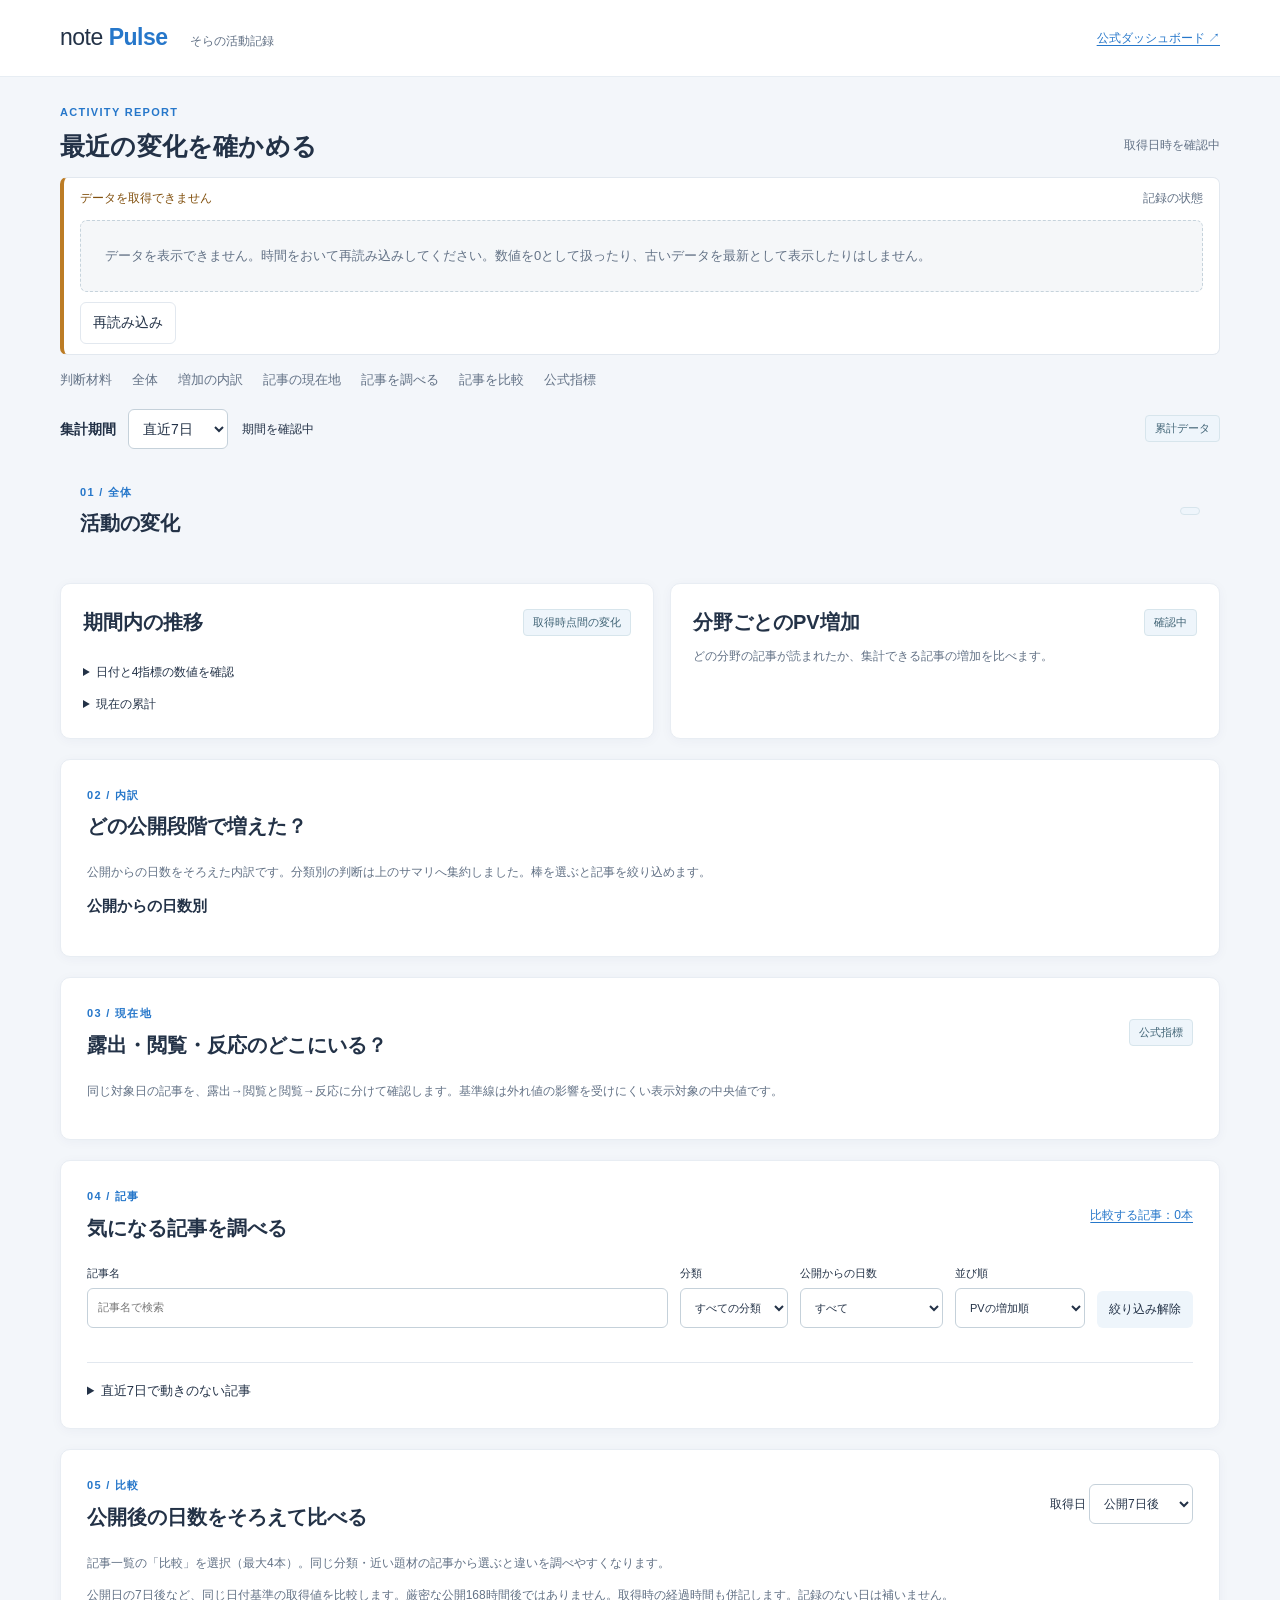
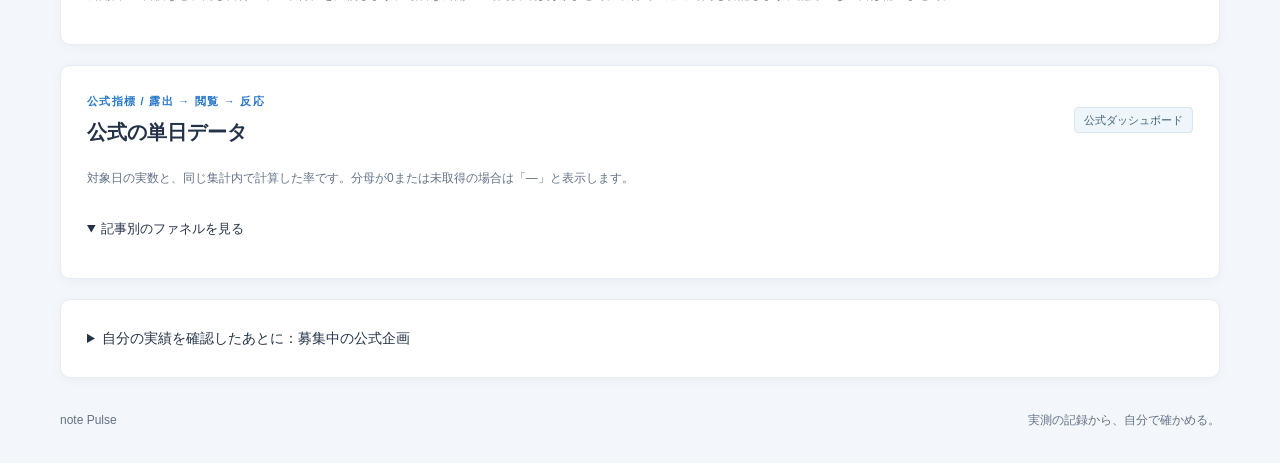
<file: index.html>
<!doctype html>
<html lang="ja">
<head>
<meta charset="utf-8">
<meta name="viewport" content="width=device-width,initial-scale=1">
<meta http-equiv="Content-Security-Policy" content="default-src 'self'; connect-src https://sora-note-log.ashestribirth.chatgpt.site; style-src 'self'; script-src 'self'; img-src 'self'; object-src 'none'; base-uri 'self'; form-action 'none'; frame-src 'none'; upgrade-insecure-requests">
<meta name="referrer" content="strict-origin-when-cross-origin">
<title>note Pulse — 活動の変化を確かめる</title>
<meta name="description" content="全体の変化から記事の内訳、推移、同じ公開後日数での比較へ。そらのnote活動分析。">
<link rel="stylesheet" href="./dashboard.css?v=20261020a">
<script src="./analysis-model.js?v=20260925e" defer></script>
<script src="./app.js?v=20261020a" defer></script>
</head>
<body>
<a class="skip" href="#overview">分析へ進む</a>
<header class="site-header"><div class="shell header-inner"><a class="brand" href="./">note <b>Pulse</b><span>そらの活動記録</span></a><a class="external-link" href="https://note.com/sitesettings/stats" target="_blank" rel="noopener noreferrer">公式ダッシュボード ↗</a></div></header>
<main class="shell">
<div class="page-heading"><div><p class="eyebrow">ACTIVITY REPORT</p><h1>最近の変化を確かめる</h1></div><p id="updated" class="muted">取得日時を確認中</p></div>
<details id="health" class="health"><summary><span id="status" role="status">データを読み込んでいます</span><span class="muted">記録の状態</span></summary><div id="healthChecks"></div><button id="retry" type="button" hidden>再読み込み</button></details>
<nav class="section-nav" aria-label="分析項目"><a href="#decision">判断材料</a><a href="#overview">全体</a><a href="#contribution">増加の内訳</a><a href="#position">記事の現在地</a><a href="#articles">記事を調べる</a><a href="#compare">記事を比較</a><a href="#official">公式指標</a></nav>
<div class="period-toolbar"><div><label for="period">集計期間</label><select id="period"><option value="7">直近7日</option><option value="30">直近30日</option></select></div><p id="periodLabel">期間を確認中</p><span class="tag">累計データ</span></div>
<section id="overview" class="panel"><div class="section-title"><div><p class="step">01 / 全体</p><h2>活動の変化</h2></div><span id="publicationCount" class="tag"></span></div><div id="summaryCards" class="summary-grid"></div><p id="coverage" class="basis"></p></section><div class="dashboard-pair"><section class="panel trend-panel"><div class="chart-heading"><h2>期間内の推移</h2><span class="tag">取得時点間の変化</span></div><div id="overviewCharts" class="trend-grid"></div><details class="data-details"><summary>日付と4指標の数値を確認</summary><div id="overviewValues" class="table-wrap"></div></details><details class="data-details"><summary>現在の累計</summary><div id="lifetime"></div></details></section><section id="decision" class="panel decision-panel"><div class="section-title"><div><p class="step">最初に確認</p><h2>分野ごとのPV増加</h2></div><span id="decisionCoverage" class="tag">確認中</span></div><p class="decision-lead">どの分野の記事が読まれたか、集計できる記事の増加を比べます。</p><div id="decisionSummary" class="decision-summary"></div><div id="categoryDecisions" class="decision-grid"></div><p id="decisionNote" class="basis"></p></section>
</div>
<section id="contribution" class="panel"><div class="section-title"><div><p class="step">02 / 内訳</p><h2>どの公開段階で増えた？</h2></div></div><p class="muted">公開からの日数をそろえた内訳です。分類別の判断は上のサマリへ集約しました。棒を選ぶと記事を絞り込めます。</p><div><h3>公開からの日数別</h3><div id="ageMix"></div></div><p id="contributionNote" class="basis"></p></section>
<section id="position" class="panel"><div class="section-title"><div><p class="step">03 / 現在地</p><h2>露出・閲覧・反応のどこにいる？</h2></div><span id="positionPeriod" class="tag">公式指標</span></div><p class="muted">同じ対象日の記事を、露出→閲覧と閲覧→反応に分けて確認します。基準線は外れ値の影響を受けにくい表示対象の中央値です。</p><div id="articlePosition"></div><p id="positionNote" class="basis"></p></section>
<section id="articles" class="panel"><div class="section-title"><div><p class="step">04 / 記事</p><h2>気になる記事を調べる</h2></div><a href="#compare" id="selectionLink">比較する記事：0本</a></div><div class="filters"><label class="search-label">記事名<input id="search" type="search" placeholder="記事名で検索"></label><label>分類<select id="category"><option value="">すべての分類</option></select></label><label>公開からの日数<select id="ageFilter"><option value="">すべて</option><option>新作（0〜7日）</option><option>中期（8〜30日）</option><option>過去記事（31日〜）</option><option>公開日不明</option></select></label><label>並び順<select id="sort"><option value="pv">PVの増加順</option><option value="likes">スキの増加順</option><option value="comments">コメントの増加順</option><option value="new">公開が新しい順</option></select></label><button id="clearFilters" class="text-button" type="button">絞り込み解除</button></div><p id="articleCount" class="basis" aria-live="polite"></p><div id="ledger" class="table-wrap"></div><details class="dormant"><summary id="dormantLabel">直近7日で動きのない記事</summary><p id="dormantSummary" class="basis"></p><div id="dormantLedger" class="table-wrap"></div></details></section>
<section id="compare" class="panel"><div class="section-title"><div><p class="step">05 / 比較</p><h2>公開後の日数をそろえて比べる</h2></div><label>取得日 <select id="compareAge"><option value="7">公開7日後</option><option value="3">公開3日後</option><option value="30">公開30日後</option></select></label></div><p class="muted">記事一覧の「比較」を選択（最大4本）。同じ分類・近い題材の記事から選ぶと違いを調べやすくなります。</p><div id="comparison"></div><p class="basis">公開日の7日後など、同じ日付基準の取得値を比較します。厳密な公開168時間後ではありません。取得時の経過時間も併記します。記録のない日は補いません。</p></section>
<section id="official" class="panel official"><div class="section-title"><div><p class="step">公式指標 / 露出 → 閲覧 → 反応</p><h2 id="officialHeading">公式の単日データ</h2></div><span id="officialDate" class="tag">公式ダッシュボード</span></div><p class="muted">対象日の実数と、同じ集計内で計算した率です。分母が0または未取得の場合は「—」と表示します。</p><div id="officialCards" class="summary-grid"></div><details open><summary>記事別のファネルを見る</summary><div id="officialTable" class="table-wrap"></div></details><p id="officialBasis" class="basis"></p></section>
<details id="external" class="panel"><summary><span>自分の実績を確認したあとに：募集中の公式企画</span></summary><p id="campaignCheckedAt" class="basis"></p><div id="openCampaignList" class="campaign-list"></div><p class="basis">取得できた公式企画のみ。自分の記事との相性や参加条件は募集元で確認してください。</p></details>
<footer>note Pulse <span>実測の記録から、自分で確かめる。</span></footer>
</main>
<dialog id="articleDialog" aria-labelledby="detailTitle"><div class="dialog-head"><p class="step">記事の詳細</p><button id="closeDetail" type="button" aria-label="記事詳細を閉じる">閉じる ×</button></div><h2 id="detailTitle"></h2><div id="articleDetail"></div></dialog>
<noscript>分析の表示にはJavaScriptを有効にしてください。</noscript>
</body></html>
</file>
<file: dashboard.css>
:root{--ink:#243344;--muted:#5c6d7c;--line:#dce4e9;--blue:#236d92;--light:#edf5f8;--paper:#fff;--bg:#f3f5f7;font-family:Meiryo,'Hiragino Kaku Gothic ProN',sans-serif;color:var(--ink);background:var(--bg);font-size:14px;line-height:1.7}*{box-sizing:border-box}html{scroll-behavior:smooth;scroll-padding-top:24px}body{margin:0}button,input,select{font:inherit;color:inherit}a{color:var(--blue);text-underline-offset:3px}button,select{cursor:pointer}button{border:1px solid var(--line);border-radius:6px;padding:8px 12px;background:white}button:hover,a:hover{color:#124765}button:focus-visible,a:focus-visible,select:focus-visible,input:focus-visible,summary:focus-visible{outline:3px solid #549fc2;outline-offset:3px}.shell{width:min(1160px,calc(100% - 48px));margin:auto}.site-header{background:#fff;border-bottom:1px solid var(--line)}.header-inner{display:flex;justify-content:space-between;align-items:center;min-height:76px;gap:16px}.brand{text-decoration:none;color:var(--ink);font-size:23px;letter-spacing:-.5px}.brand b{color:var(--blue)}.brand span{font-size:12px;color:var(--muted);margin-left:22px;letter-spacing:0}.external-link{font-size:12px}.page-heading{display:flex;align-items:end;justify-content:space-between;margin:34px 0 18px;gap:20px}.eyebrow,.step{color:var(--blue);font-size:11px;font-weight:700;letter-spacing:1.3px;margin:0 0 6px}h1{font-size:27px;letter-spacing:.2px;line-height:1.5;margin:0}h2{font-size:20px;margin:0;line-height:1.6}h3{font-size:15px;margin:0 0 12px}p{margin:10px 0}.muted,.basis{color:var(--muted);font-size:12px}.health{border:1px solid var(--line);background:#fff;border-radius:7px;padding:10px 16px}.health summary{display:flex;justify-content:space-between;gap:16px;font-size:12px}.health.warning{border-left:4px solid #bc7c25}.health.warning #status{color:#82510f}.health ul{margin:12px 0;padding-left:20px;font-size:12px}.section-nav{display:flex;gap:24px;overflow:auto;margin:20px 0 22px;white-space:nowrap}.section-nav a{color:var(--muted);font-size:13px;text-decoration:none}.section-nav a:hover{color:var(--blue)}.period-toolbar{display:flex;align-items:center;flex-wrap:wrap;gap:14px;background:#e8eff3;border-radius:8px;padding:14px 20px;margin-bottom:18px}.period-toolbar label{margin-right:12px;font-weight:700}.period-toolbar p{margin:0;flex:1;font-size:12px}select,input{border:1px solid #c5d1da;background:#fff;border-radius:6px;min-height:40px;padding:7px 10px;max-width:100%}.tag{display:inline-block;background:var(--light);border:1px solid #d7e5ec;color:#416476;border-radius:4px;padding:3px 9px;font-size:11px;white-space:normal}.panel{background:#fff;border:1px solid var(--line);border-radius:10px;padding:26px;margin-bottom:20px;scroll-margin-top:20px}.section-title{display:flex;align-items:center;justify-content:space-between;gap:16px;margin-bottom:20px}.section-title label{font-size:12px}.summary-grid{display:grid;grid-template-columns:repeat(4,minmax(0,1fr));gap:12px}.summary-card{border:1px solid var(--line);border-radius:7px;padding:16px;background:#fff}.summary-card:first-child{background:#f3f8fb;border-color:#cadfe9}.summary-card .label{font-size:12px;color:var(--muted)}.summary-card strong{display:block;font-size:29px;font-weight:700;line-height:1.55;font-variant-numeric:tabular-nums;margin:5px 0}.summary-card strong.pending{font-size:20px;margin:11px 0}.summary-card small{display:block;font-size:11px;color:var(--muted)}.summary-card .difference{margin-top:4px;color:var(--blue)}.basis{margin:12px 0}.chart-heading{display:flex;align-items:center;justify-content:space-between;gap:14px;border-top:1px solid var(--line);padding-top:20px;margin-top:22px}.chart-heading label{font-size:12px}.chart-heading h3{margin:0}.chart{width:100%;height:auto;display:block;margin-top:8px;max-height:300px}.chart text{fill:var(--muted);font-size:12px;font-family:inherit}.chart .grid{stroke:#e3e9ee;stroke-width:1}.chart .series{stroke:var(--blue);stroke-width:2.5;fill:none}.chart circle{fill:var(--blue)}.empty{background:#f5f7f9;border:1px dashed #c6d3dc;border-radius:7px;padding:24px;color:var(--muted);font-size:13px}.data-details{font-size:12px;margin-top:10px}.split{display:grid;grid-template-columns:1fr 1fr;gap:40px}.bar-row{width:100%;display:block;text-align:left;margin:0 0 12px;border:0;border-radius:5px;padding:8px;background:#f8fafb}.bar-row:hover{background:#eaf3f8}.bar-top{display:flex;align-items:start;justify-content:space-between;gap:10px;font-size:12px}.bar-top strong{font-size:17px;white-space:nowrap}.bar-row small{font-size:10px;color:var(--muted)}.bar-row svg{width:100%;height:7px;display:block;margin:6px 0}.filters{display:flex;align-items:end;flex-wrap:wrap;gap:12px}.filters label{display:grid;gap:5px;font-size:11px}.search-label{flex:1;min-width:180px}.text-button{font-size:12px;border:0;background:var(--light)}.table-wrap{overflow-x:auto;max-width:100%}table{border-collapse:collapse;width:100%;text-align:left;font-size:12px}th{background:#f3f6f8;color:var(--muted);font-size:11px;font-weight:500;white-space:nowrap}td,th{padding:13px 12px;border-bottom:1px solid var(--line);vertical-align:middle}td.num{text-align:right;font-variant-numeric:tabular-nums;white-space:nowrap}td.article-cell{min-width:240px;max-width:380px}.article-title{border:0;background:none;padding:0;color:var(--blue);text-align:left;line-height:1.7;display:block;font-weight:500}.article-cell small{display:block;font-size:10px;color:var(--muted);margin-top:4px}.compare-check{accent-color:var(--blue);min-height:18px;width:18px}.spark{width:90px;height:30px}.table-wrap .missing{font-size:11px;color:var(--muted)}.dormant{margin-top:22px;border-top:1px solid var(--line);padding-top:16px;font-size:13px}summary{cursor:pointer;line-height:1.8}#selectionLink{font-size:12px;white-space:nowrap}.selection-tags{display:flex;flex-wrap:wrap;gap:8px;margin-bottom:16px}.selection-tags button{font-size:11px;max-width:100%;text-align:left}.comparison-table{min-width:620px}.comparison-table th:first-child{width:120px}.comparison-table td{min-width:160px;max-width:240px}.official{border-top:3px solid #829a8e}.official .summary-card:first-child{background:#f6f9f7}.official details{margin-top:18px;font-size:13px}.campaign-list{display:grid;grid-template-columns:repeat(2,minmax(0,1fr));gap:12px}.campaign-card{display:block;border:1px solid var(--line);padding:16px;border-radius:6px;text-decoration:none}.campaign-card span,.campaign-card small{display:block;font-size:11px;color:var(--muted)}footer{display:flex;justify-content:space-between;margin:32px 0;color:var(--muted);font-size:12px}dialog{border:1px solid var(--line);border-radius:12px;width:min(820px,calc(100% - 24px));max-height:90vh;overflow:auto;padding:28px;color:var(--ink)}dialog::backdrop{background:#182c4299}.dialog-head{display:flex;align-items:center;justify-content:space-between;gap:12px}dialog h2{margin:16px 0}dialog h3{margin-top:24px}.detail-actions{display:flex;justify-content:space-between;align-items:center;gap:15px;margin:18px 0}.detail-values{display:grid;grid-template-columns:repeat(3,1fr);gap:10px}.detail-values div{padding:12px;background:#f3f6f8;border-radius:5px}.detail-values strong{display:block;font-size:22px}.detail-values small{font-size:11px}.skip{position:absolute;left:12px;top:-100px;background:white;padding:10px;z-index:10}.skip:focus{top:8px}[hidden]{display:none!important}.warning-text{color:#82510f}.lifetime-values{display:flex;gap:20px;flex-wrap:wrap}.nowrap{white-space:nowrap}@media(max-width:760px){.shell{width:calc(100% - 28px)}.header-inner{min-height:65px}.brand{font-size:21px}.brand span{display:none}.external-link{font-size:10px}.page-heading{display:block;margin-top:22px}.page-heading h1{font-size:23px}.page-heading p#updated{font-size:10px;margin-top:12px}.section-nav{gap:19px;margin:16px 0}.section-nav a{font-size:12px}.panel{padding:18px 14px;border-radius:8px}.section-title{align-items:start;gap:10px}.section-title h2{font-size:17px}.section-title .tag{font-size:10px}.summary-grid{grid-template-columns:repeat(2,minmax(0,1fr));gap:9px}.summary-card{padding:12px}.summary-card strong{font-size:25px}.summary-card small{font-size:10px}.period-toolbar{padding:12px;gap:8px}.period-toolbar p{flex-basis:100%;order:3;font-size:10px}.period-toolbar>.tag{margin-left:auto}.chart-heading{align-items:start;flex-direction:column;gap:8px}.chart{min-height:150px}.split{grid-template-columns:1fr;gap:20px}.filters{gap:10px}.filters label{flex:1;min-width:125px}.filters .search-label{flex-basis:100%}.filters select{width:100%;font-size:11px}.ledger-table th,.ledger-table td{padding:12px 7px}.ledger-table th:nth-child(3),.ledger-table td:nth-child(3),.ledger-table th:nth-child(5),.ledger-table td:nth-child(5),.ledger-table th:nth-child(6),.ledger-table td:nth-child(6),.ledger-table th:nth-child(7),.ledger-table td:nth-child(7){display:none}.ledger-table td.article-cell{min-width:0;max-width:none;width:auto}.ledger-table .article-title{font-size:12px}.ledger-table th:nth-child(4){max-width:86px;white-space:normal}.ledger-table td.num{font-size:12px}.ledger-table .compare-check{width:18px}.campaign-list{grid-template-columns:1fr}.health summary{font-size:11px}.health summary .muted{display:none}dialog{padding:18px}.detail-values strong{font-size:20px}#selectionLink{font-size:10px}footer{font-size:10px;gap:10px}}@media(prefers-reduced-motion:reduce){html{scroll-behavior:auto}}

.position-wrap{overflow-x:auto;margin-top:8px}.position-chart{display:block;width:100%;height:auto;min-width:620px;max-height:430px;background:#fbfcfd;border:1px solid var(--line);border-radius:7px}.position-axis{stroke:#8fa0ad;stroke-width:1}.position-mid{stroke:#9aadb9;stroke-width:1;stroke-dasharray:6 5}.position-point{fill:var(--blue);fill-opacity:.62;stroke:#fff;stroke-width:1}.position-point:hover{fill-opacity:1;stroke:#163f54;stroke-width:2}.position-label,.position-tick,.position-quadrant{fill:var(--muted);font-family:inherit}.position-label{font-size:12px}.position-tick{font-size:10px}.position-quadrant{font-size:11px;font-weight:700;fill:#496575}.decision-panel{border-top:4px solid var(--blue);background:linear-gradient(180deg,#f8fcfe,#fff 180px)}.decision-lead{margin:-8px 0 18px;color:var(--muted)}.decision-summary{display:grid;grid-template-columns:repeat(3,minmax(0,1fr));gap:10px;margin-bottom:14px}.decision-summary>div{padding:14px 16px;border:1px solid var(--line);border-radius:8px;background:#fff}.decision-summary span,.decision-summary small{display:block;color:var(--muted);font-size:11px}.decision-summary strong{display:block;font-size:24px;margin:3px 0}.decision-summary strong small{display:inline}.decision-grid{display:grid;grid-template-columns:repeat(2,minmax(0,1fr));gap:12px}.decision-card{border:1px solid var(--line);border-radius:9px;padding:16px;background:#fff}.decision-card header{display:flex;justify-content:space-between;align-items:start;gap:10px;padding-bottom:12px;border-bottom:1px solid var(--line)}.decision-card h3{margin:0;font-size:16px}.decision-card header small{color:var(--muted);font-size:10px}.confidence{font-size:10px;padding:3px 7px;border-radius:999px;background:#fff2d9;color:#78531e;white-space:nowrap}.confidence.good{background:#e8f5ee;color:#286844}.confidence.low{background:#f2f4f6;color:#5c6d7c}.decision-card dl{display:grid;grid-template-columns:repeat(2,minmax(0,1fr));gap:10px 14px;margin:14px 0 0}.decision-card dt{color:var(--muted);font-size:10px}.decision-card dd{margin:1px 0 0;font-size:13px;font-weight:700}.scatter-block{margin-top:24px;padding-top:20px;border-top:1px solid var(--line)}.scatter-block:first-child{margin-top:0;padding-top:0;border-top:0}.scatter-block details{margin-top:10px}.position-chart a{cursor:pointer}.position-chart a:focus .position-point{stroke:#163f54;stroke-width:3}@media(max-width:760px){.position-chart{min-width:600px}.decision-summary{grid-template-columns:1fr}.decision-grid{grid-template-columns:1fr}.decision-card dl{grid-template-columns:1fr 1fr}}
.official-curves{display:grid;grid-template-columns:repeat(2,minmax(0,1fr));gap:14px}.official-curves section{min-width:0;border:1px solid var(--line);border-radius:7px;padding:12px}.official-curves h4{margin:0;font-size:12px;color:var(--muted)}@media(max-width:760px){.official-curves{grid-template-columns:1fr}}
.trend-grid{display:grid;grid-template-columns:repeat(2,minmax(0,1fr));gap:14px}.trend-card{min-width:0;border:1px solid var(--line);border-radius:8px;padding:14px}.trend-card h4{margin:0;color:var(--muted);font-size:12px}.trend-card .chart{min-height:130px}.decision-finding{display:flex;align-items:baseline;justify-content:space-between;gap:10px;margin:14px 0 10px}.decision-finding strong{font-size:17px}.decision-finding span{color:var(--muted);font-size:11px;text-align:right}.decision-key{display:grid;grid-template-columns:1fr 1fr;gap:8px}.decision-key span{background:#f3f6f8;border-radius:6px;padding:8px 10px;font-size:11px;color:var(--muted)}.decision-key b{display:block;color:var(--ink);font-size:16px}.decision-evidence{margin-top:12px;padding-top:10px;border-top:1px solid var(--line);font-size:11px}.decision-evidence dl{margin-top:10px}.quadrant-grid{display:grid;grid-template-columns:repeat(4,minmax(0,1fr));gap:9px}.quadrant-card{border:1px solid var(--line);border-radius:7px;padding:12px;min-width:0}.quadrant-card>span,.quadrant-card>small{display:block;color:var(--muted);font-size:10px}.quadrant-card>strong{display:block;font-size:22px;margin:3px 0}.quadrant-card button{border:0;background:none;color:var(--blue);padding:0;text-align:left;font-size:11px;line-height:1.5;display:-webkit-box;-webkit-line-clamp:2;-webkit-box-orient:vertical;overflow:hidden}.scatter-details{margin-top:12px;border:1px solid var(--line);border-radius:7px;padding:9px 12px}.scatter-details>summary{font-weight:700}@media(max-width:760px){.trend-grid{grid-template-columns:1fr}.quadrant-grid{grid-template-columns:repeat(2,minmax(0,1fr))}.decision-finding{display:block}.decision-finding span{display:block;text-align:left;margin-top:3px}}

/* Dashboard layout: overview first, then one purpose per panel. */
:root{--ink:#233247;--muted:#637286;--line:#e2e8ef;--blue:#2677ca;--light:#eef5fb;--bg:#f3f6fa}
body{background:var(--bg)}
.site-header{border-bottom:1px solid #e7edf3}
.page-heading{margin:26px 0 12px}.page-heading h1{font-size:25px}
.section-nav{gap:20px;margin:14px 0 18px}
.period-toolbar{background:transparent;padding:0;margin:0 0 14px}
.panel{border:1px solid #e8edf3;box-shadow:0 2px 12px #17395a0a;border-radius:10px}
#overview{padding:20px;background:transparent;border:0;box-shadow:none;margin-bottom:0}
#overview .section-title{margin-bottom:12px}
#overview .summary-card{border:1px solid #e7edf4;background:white;padding:17px 18px;box-shadow:0 2px 12px #17395a0a}
#overview .summary-card strong{font-size:29px;color:#1d2c40;margin:5px 0}
#overview .summary-card .difference{color:#286d9d}
.dashboard-pair{display:grid;grid-template-columns:minmax(0,1.08fr) minmax(0,1fr);gap:16px;align-items:start;margin-bottom:20px}
.dashboard-pair>.panel{margin:0;height:100%;padding:22px}
.trend-panel .chart-heading{border:0;margin:0 0 14px;padding:0}
.trend-panel .trend-grid{grid-template-columns:1fr 1fr;gap:10px}
.trend-panel .trend-card{padding:10px 8px;border:0;background:#f9fbfd}
.trend-panel .chart{min-height:0}
.decision-panel{background:#fff;border:1px solid #e8edf3}
.decision-panel .section-title{margin-bottom:8px}.decision-panel .step{display:none}
.decision-panel .decision-lead{font-size:12px;margin:0 0 14px}
.decision-panel .decision-summary:empty{display:none}
.decision-panel .decision-grid{display:block}
.category-row{padding:9px 0;border-bottom:1px solid #edf1f5}
.category-line{display:flex;justify-content:space-between;gap:12px;align-items:baseline}
.category-line h3{font-size:13px;margin:0}.category-line strong{font-size:16px;white-space:nowrap}
.category-bar{width:100%;height:5px;display:block;margin-top:5px}.bar-track{fill:#eaf0f6}.bar-fill{fill:#448ed3}
.category-row p{color:var(--muted);font-size:11px;margin:5px 0 0}
.decision-panel .basis{font-size:11px;line-height:1.6}
@media(max-width:760px){.dashboard-pair{grid-template-columns:1fr}.dashboard-pair>.panel{padding:18px 15px}.trend-panel .trend-grid{grid-template-columns:1fr}.page-heading{margin:20px 0 10px}#overview{padding:10px 0 16px}.period-toolbar{padding:0}.category-line h3{font-size:13px}}
</file>
